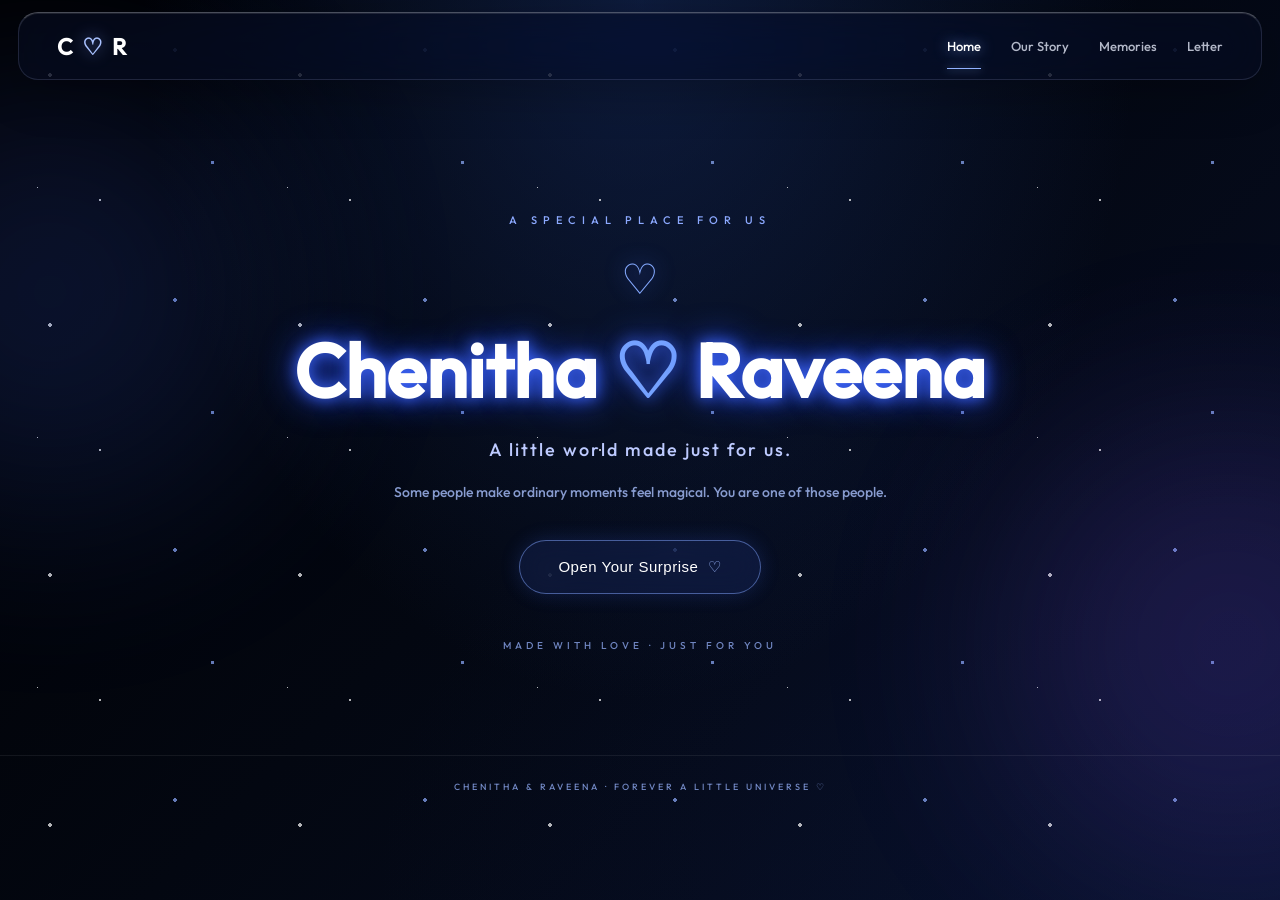
<file: lovely-surprise/index.html>
<!DOCTYPE html>
<html lang="en">
<head>
    <meta charset="UTF-8">
    <meta name="viewport" content="width=device-width, initial-scale=1.0">
    <meta name="theme-color" content="#000000">

    <title>Chenitha ♡ Raveena | Our Little Universe</title>

    <meta name="description" content="A little world made just for Chenitha and Raveena.">

    <link rel="stylesheet" href="css/style.css">
    <link rel="stylesheet" href="css/glass-theme.css">
</head>

<body>

    <div class="stars"></div>
    <div class="ambient ambient-one"></div>
    <div class="ambient ambient-two"></div>

    <nav class="site-nav">

        <a href="index.html" class="logo">C <span>♡</span> R</a>

        <div class="nav-links">
            <a href="index.html" class="active">Home</a>
            <a href="pages/story.html">Our Story</a>
            <a href="pages/memories.html">Memories</a>
            <a href="pages/letter.html">Letter</a>
        </div>

    </nav>

    <main class="welcome">

        <span class="small-title">
            A SPECIAL PLACE FOR US
        </span>

        <div class="heart-symbol">♡</div>

        <h1>
            Chenitha <span>♡</span> Raveena
        </h1>

        <p class="tagline">
            A little world made just for us.
        </p>

        <p class="description">
            Some people make ordinary moments feel magical.
            You are one of those people.
        </p>

        <button id="surpriseBtn" class="surprise-btn">
            Open Your Surprise <span>♡</span>
        </button>

        <section id="message" class="message-card hidden">

            <span class="message-heart">♥</span>

            <h2>Hey Raveena ❤️</h2>

            <p>
                I made this little world just for you.
                Every moment with you is special,
                and every memory is something I want to keep forever.
            </p>

            <a href="pages/story.html" class="story-button">
                Discover Our Story →
            </a>

        </section>

        <div class="bottom-note">
            MADE WITH LOVE · JUST FOR YOU
        </div>

    </main>

    <div id="heartContainer"></div>

    <footer class="home-footer">
        CHENITHA & RAVEENA · FOREVER A LITTLE UNIVERSE ♡
    </footer>

    <script src="js/script.js"></script>

</body>
</html>
</file>
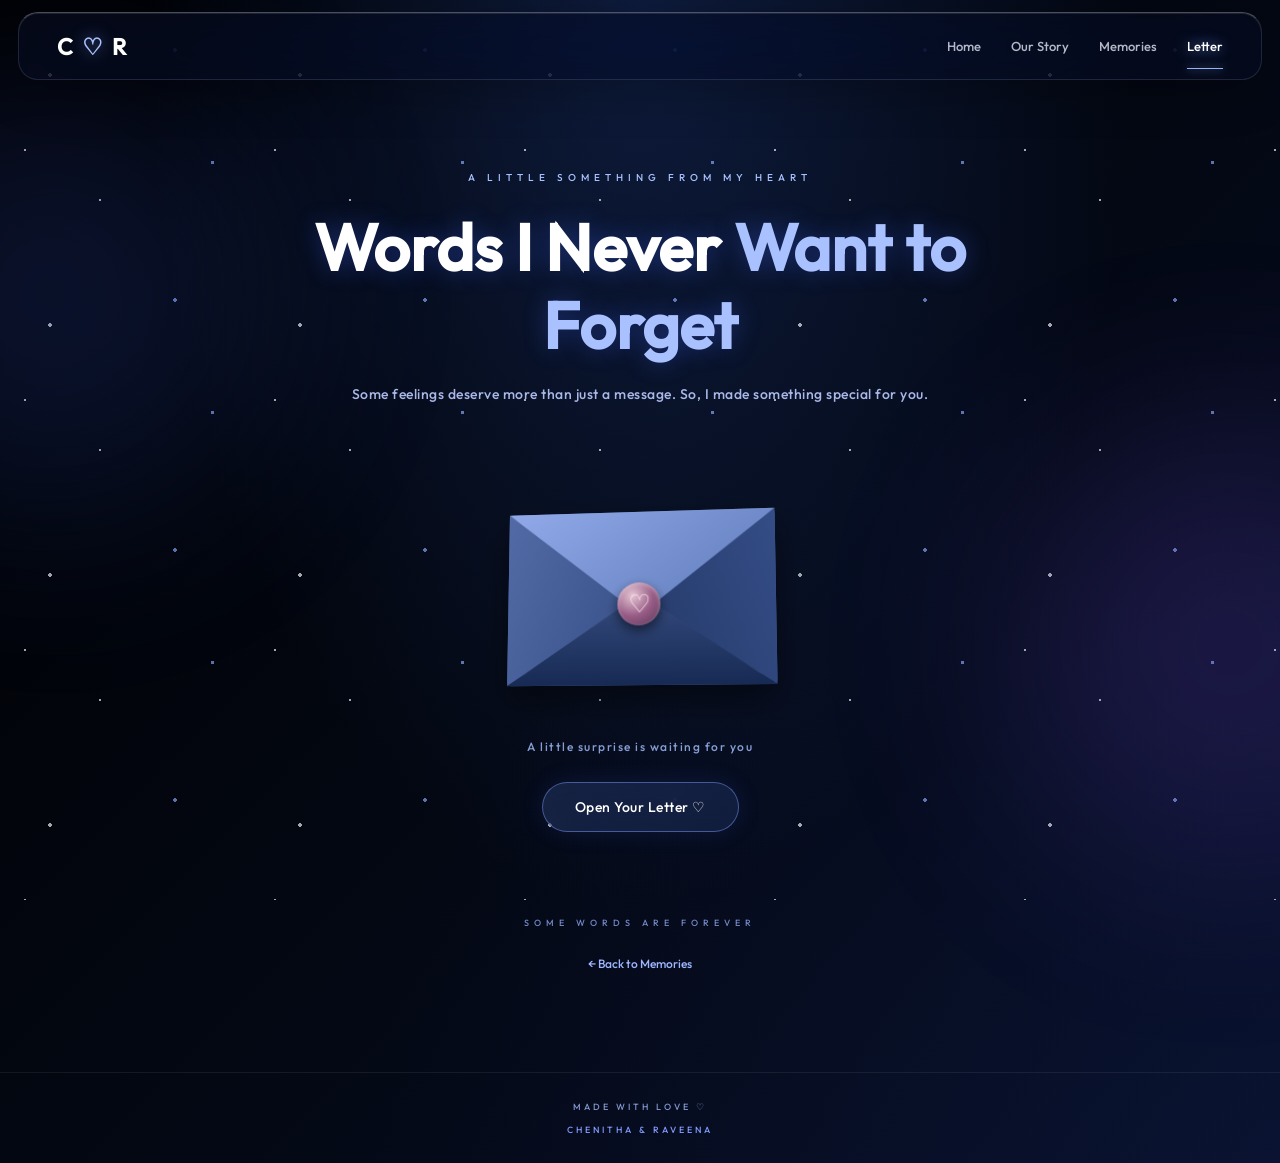
<file: lovely-surprise/pages/letter.html>
<!DOCTYPE html>
<html lang="en">

<head>
    <meta charset="UTF-8">
    <meta name="viewport" content="width=device-width, initial-scale=1.0">
    <meta name="theme-color" content="#000000">

    <title>A Letter For You | Chenitha ♡ Raveena</title>

    <meta name="description" content="A special letter made with love for Raveena.">

    <!-- Original Letter CSS -->
    <link rel="stylesheet" href="../css/letter.css">

    <!-- Universal Liquid Glass Theme -->
    <link rel="stylesheet" href="../css/glass-theme.css">

</head>

<body>

    <!-- Animated Background -->
    <div class="stars"></div>
    <div class="ambient ambient-one"></div>
    <div class="ambient ambient-two"></div>

    <!-- Liquid Glass Navigation -->
    <nav class="site-nav">

        <a href="../index.html" class="logo">
            C <span>♡</span> R
        </a>

        <div class="nav-links">

            <a href="../index.html">Home</a>

            <a href="story.html">Our Story</a>

            <a href="memories.html">Memories</a>

            <a href="letter.html" class="active">Letter</a>

        </div>

    </nav>

    <!-- Main Content -->
    <main class="main-container">

        <!-- Introduction -->
        <div class="intro">

            <span class="eyebrow">
                A LITTLE SOMETHING FROM MY HEART
            </span>

            <h1>
                Words I Never <span>Want to Forget</span>
            </h1>

            <p>
                Some feelings deserve more than just a message.
                So, I made something special for you.
            </p>

        </div>

        <!-- Envelope Experience -->
        <section class="experience">

            <div class="envelope-scene">

                <div class="envelope" id="envelope">

                    <div class="envelope-back"></div>

                    <div class="letter-inside">

                        <div class="mini-paper">

                            <span>
                                FOR MY FAVOURITE PERSON
                            </span>

                            <div>♡</div>

                        </div>

                    </div>

                    <div class="envelope-left"></div>

                    <div class="envelope-right"></div>

                    <div class="envelope-bottom"></div>

                    <div class="envelope-flap"></div>

                    <div class="wax-seal">
                        <span>♡</span>
                    </div>

                </div>

            </div>

            <!-- Instruction -->
            <div class="instruction" id="instruction">
                A little surprise is waiting for you
            </div>

            <!-- Open Button -->
            <button class="open-button" id="openButton">
                Open Your Letter ♡
            </button>

        </section>

        <!-- Letter Popup -->
        <section
            class="letter-overlay"
            id="letterOverlay"
            aria-hidden="true"
        >

            <div class="letter-card">

                <div class="paper-decoration"></div>

                <div class="paper-content">

                    <!-- Paper Header -->
                    <div class="paper-top">

                        <span>
                            A LETTER FROM MY HEART
                        </span>

                        <span class="paper-heart">♡</span>

                    </div>

                    <div class="date-line">
                        A SPECIAL NOTE FOR YOU
                    </div>

                    <!-- Letter -->
                    <h2>Dear Raveena,</h2>

                    <div class="letter-body" id="letterBody">

                        <p>
                            I don't always know how to express everything
                            I feel, but I want you to know how special
                            you are to me.
                        </p>

                        <p>
                            You make ordinary moments feel beautiful.
                            Even the smallest things become memories
                            worth keeping when they involve you.
                        </p>

                        <p>
                            I may not be perfect, and I may not always
                            find the right words, but one thing is certain:
                            you mean so much to me.
                        </p>

                        <p>
                            Thank you for being someone who makes my
                            world a little brighter. I hope we continue
                            creating beautiful memories together.
                        </p>

                        <p class="final-message">
                            No matter how many pages I write,
                            there will always be more to say. ♡
                        </p>

                    </div>

                    <!-- Signature -->
                    <div class="signature">

                        <span>With all my love,</span>

                        <strong>Chenitha ♡</strong>

                    </div>

                    <!-- Paper Footer -->
                    <div class="paper-footer">

                        <span>MADE WITH LOVE</span>

                        <span>♡</span>

                    </div>

                </div>

                <!-- Close Button -->
                <button class="close-button" id="closeButton">
                    Close Letter ✕
                </button>

            </div>

        </section>

        <!-- Bottom Note -->
        <div class="bottom-note">
            SOME WORDS ARE FOREVER
        </div>

        <!-- Back Link -->
        <a href="memories.html" class="back-link">
            ← Back to Memories
        </a>

    </main>

    <!-- Footer -->
    <footer>

        MADE WITH LOVE ♡

        <span>CHENITHA & RAVEENA</span>

    </footer>

    <!-- Letter JavaScript -->
    <script src="../js/letter.js"></script>

</body>
</html>
</file>
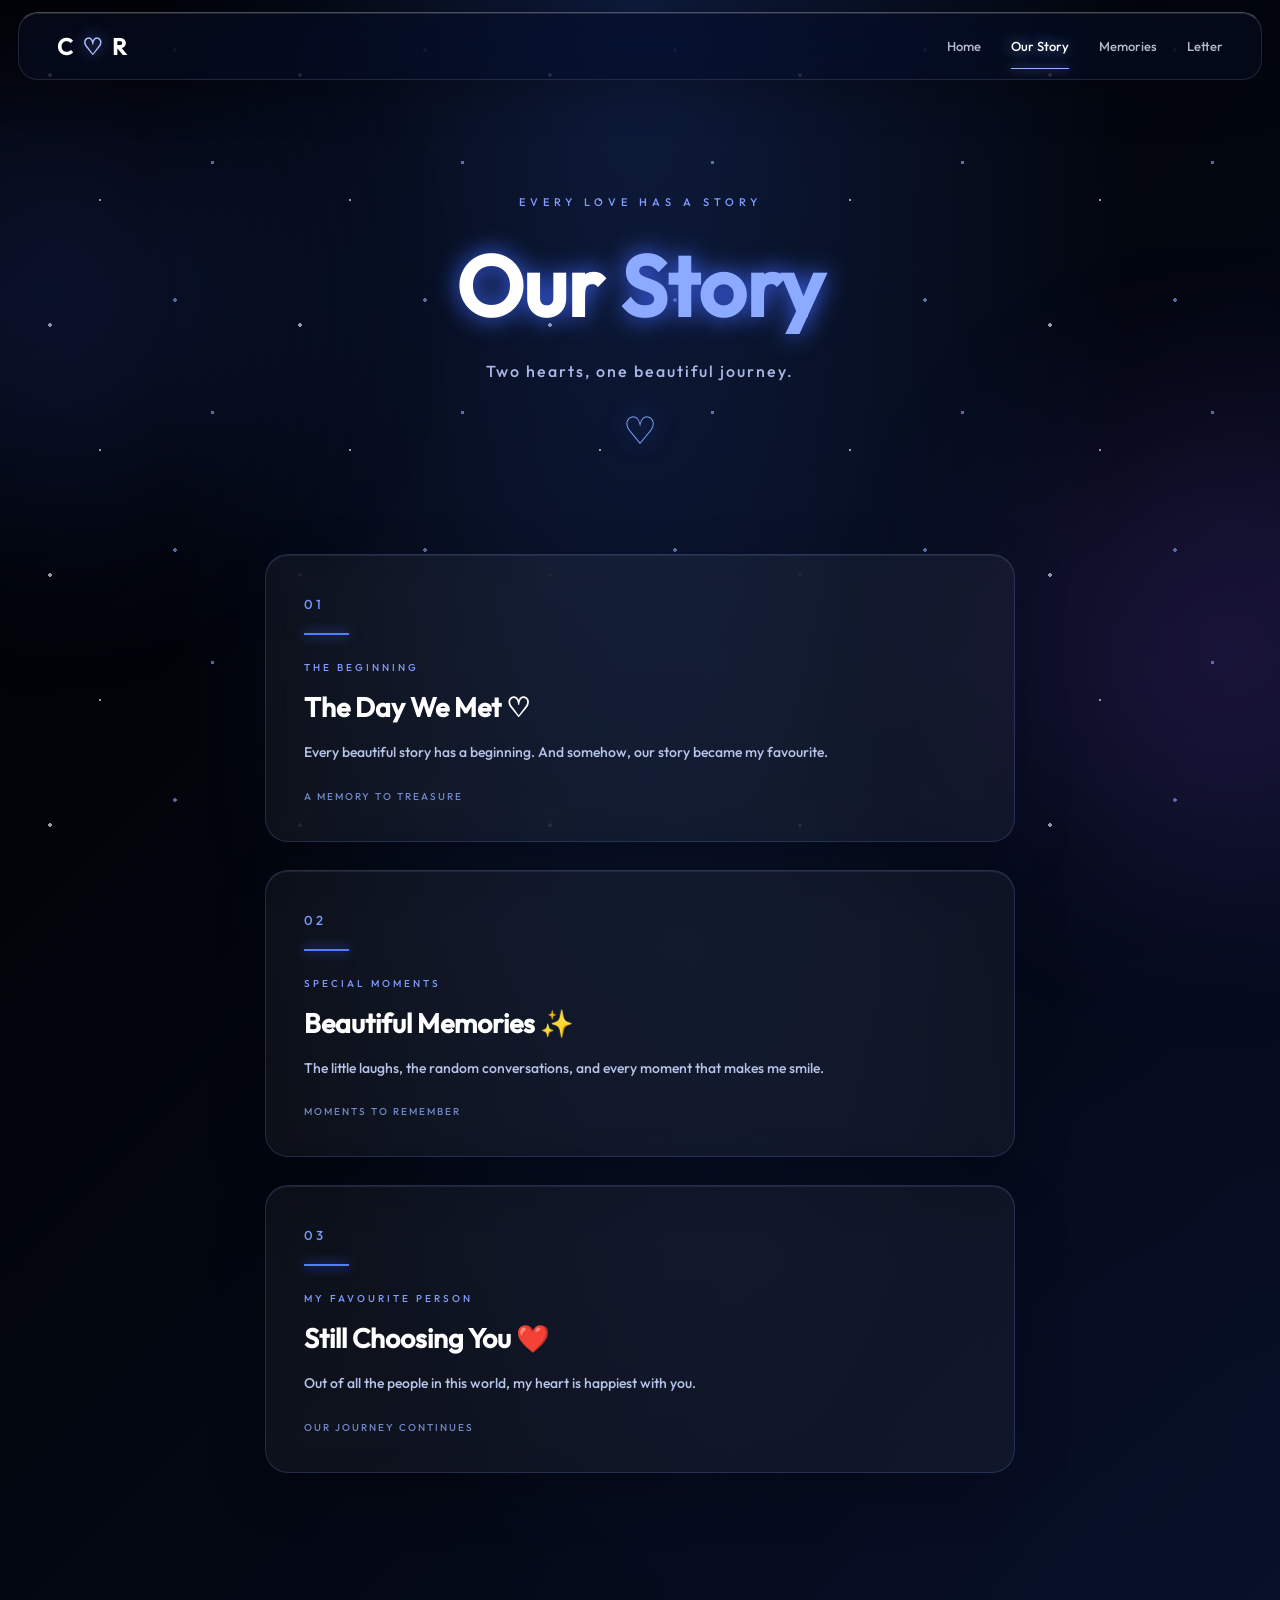
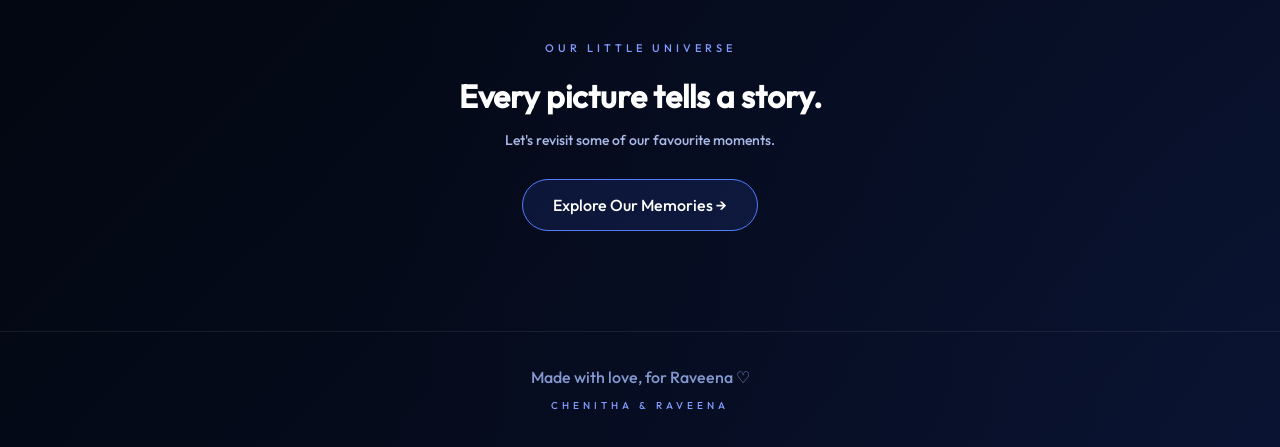
<file: lovely-surprise/pages/story.html>
<!DOCTYPE html>
<html lang="en">

<head>
    <meta charset="UTF-8">
    <meta name="viewport" content="width=device-width, initial-scale=1.0">
    <meta name="theme-color" content="#000000">

    <title>Our Story | Chenitha & Raveena</title>

    <meta name="description" content="Every love has a story. Discover the beautiful journey of Chenitha and Raveena.">

    <!-- Original Story Styles -->
    <link rel="stylesheet" href="../css/story.css">

    <!-- Universal Liquid Glass Theme -->
    <link rel="stylesheet" href="../css/glass-theme.css">

</head>

<body>

    <!-- Animated Background -->
    <div class="stars"></div>
    <div class="ambient ambient-one"></div>
    <div class="ambient ambient-two"></div>

    <!-- Liquid Glass Navigation -->
    <nav class="site-nav">

        <a href="../index.html" class="logo">
            C <span>♡</span> R
        </a>

        <div class="nav-links">

            <a href="../index.html">Home</a>

            <a href="story.html" class="active">Our Story</a>

            <a href="memories.html">Memories</a>

            <a href="letter.html">Letter</a>

        </div>

    </nav>

    <!-- Hero Section -->
    <header class="hero">

        <span class="eyebrow">
            EVERY LOVE HAS A STORY
        </span>

        <h1>
            Our <span>Story</span>
        </h1>

        <p>
            Two hearts, one beautiful journey.
        </p>

        <div class="hero-heart">♡</div>

    </header>

    <main>

        <!-- Story Timeline -->
        <section class="timeline">

            <!-- Moment 01 -->
            <article class="moment">

                <span class="number">01</span>

                <div class="moment-line"></div>

                <span class="moment-label">
                    THE BEGINNING
                </span>

                <h2>The Day We Met ♡</h2>

                <p>
                    Every beautiful story has a beginning.
                    And somehow, our story became my favourite.
                </p>

                <span class="moment-date">
                    A MEMORY TO TREASURE
                </span>

            </article>

            <!-- Moment 02 -->
            <article class="moment">

                <span class="number">02</span>

                <div class="moment-line"></div>

                <span class="moment-label">
                    SPECIAL MOMENTS
                </span>

                <h2>Beautiful Memories ✨</h2>

                <p>
                    The little laughs, the random conversations,
                    and every moment that makes me smile.
                </p>

                <span class="moment-date">
                    MOMENTS TO REMEMBER
                </span>

            </article>

            <!-- Moment 03 -->
            <article class="moment">

                <span class="number">03</span>

                <div class="moment-line"></div>

                <span class="moment-label">
                    MY FAVOURITE PERSON
                </span>

                <h2>Still Choosing You ❤️</h2>

                <p>
                    Out of all the people in this world,
                    my heart is happiest with you.
                </p>

                <span class="moment-date">
                    OUR JOURNEY CONTINUES
                </span>

            </article>

        </section>

        <!-- Next Section -->
        <section class="story-next">

            <span>OUR LITTLE UNIVERSE</span>

            <h2>Every picture tells a story.</h2>

            <p>
                Let's revisit some of our favourite moments.
            </p>

            <a href="memories.html">
                Explore Our Memories →
            </a>

        </section>

    </main>

    <!-- Footer -->
    <footer>

        <p>Made with love, for Raveena ♡</p>

        <span>CHENITHA & RAVEENA</span>

    </footer>

</body>
</html>
</file>
<file: lovely-surprise/css/style.css>
/* =====================================
   CHENITHA & RAVEENA
   HOME PAGE STYLES
===================================== */

@font-face {
    font-family: 'Outfit';
    src: url('../fonts/Outfit-Medium.ttf') format('truetype');
    font-weight: 500;
    font-style: normal;
    font-display: swap;
}

* {
    margin: 0;
    padding: 0;
    box-sizing: border-box;
}

html {
    scroll-behavior: smooth;
}

body {
    min-height: 100vh;
    overflow-x: hidden;
    background:
        radial-gradient(ellipse at 50% 45%, #101d49 0%, #080d23 45%, #03050f 100%);
    color: #ffffff;
    font-family: 'Outfit', sans-serif;
    display: flex;
    flex-direction: column;
    align-items: center;
    position: relative;
}

/* =====================================
   BACKGROUND EFFECTS
===================================== */

.stars {
    position: fixed;
    inset: 0;
    z-index: 0;
    pointer-events: none;
    opacity: 0.7;

    background-image:
        radial-gradient(2px 2px at 20% 30%, white 99%, transparent),
        radial-gradient(2px 2px at 70% 20%, #8daaff 99%, transparent),
        radial-gradient(1px 1px at 40% 80%, white 99%, transparent),
        radial-gradient(2px 2px at 85% 65%, #8daaff 99%, transparent),
        radial-gradient(1px 1px at 15% 75%, white 99%, transparent);

    background-size: 250px 250px;
    animation: starMove 45s linear infinite;
}

.ambient {
    position: fixed;
    width: 350px;
    height: 350px;
    border-radius: 50%;
    filter: blur(110px);
    opacity: 0.18;
    pointer-events: none;
    z-index: 0;
}

.ambient-one {
    background: #315dff;
    top: 15%;
    left: -150px;
}

.ambient-two {
    background: #713dff;
    bottom: 5%;
    right: -150px;
}

/* =====================================
   NAVIGATION
===================================== */

.site-nav {
    position: relative;
    z-index: 20;
    width: 100%;
    padding: 22px 7%;

    display: flex;
    justify-content: space-between;
    align-items: center;

    background: rgba(5, 8, 22, 0.45);
    border-bottom: 1px solid rgba(255,255,255,0.08);
    backdrop-filter: blur(18px);
    -webkit-backdrop-filter: blur(18px);
}

.logo {
    color: white;
    text-decoration: none;
    font-size: 23px;
    font-weight: 700;
    letter-spacing: 2px;
}

.logo span {
    color: #83aaff;
    text-shadow: 0 0 15px #4169ff;
}

.nav-links {
    display: flex;
    align-items: center;
    gap: 32px;
}

.nav-links a {
    color: #b9c8f5;
    text-decoration: none;
    font-size: 13px;
    transition: 0.3s ease;
}

.nav-links a:hover,
.nav-links a.active {
    color: #ffffff;
    text-shadow: 0 0 15px #4169ff;
}

/* =====================================
   WELCOME SECTION
===================================== */

.welcome {
    position: relative;
    z-index: 2;

    width: 90%;
    max-width: 850px;

    min-height: 75vh;
    padding: 80px 20px 50px;

    display: flex;
    flex-direction: column;
    align-items: center;
    justify-content: center;

    text-align: center;
    animation: welcomeIn 1.5s ease forwards;
}

.small-title {
    display: block;
    color: #8ca9ff;
    font-size: 11px;
    letter-spacing: 6px;
    margin-bottom: 25px;
}

.heart-symbol {
    font-size: 42px;
    color: #85aaff;
    margin-bottom: 18px;
    text-shadow: 0 0 20px #4169ff;
    animation: heartBeat 2s infinite;
}

.welcome h1 {
    font-size: clamp(36px, 7vw, 75px);
    font-weight: 700;
    color: white;
    margin-bottom: 20px;

    text-shadow:
        0 0 15px #4169ff,
        0 0 35px #244cff;
}

.welcome h1 span {
    color: #75a2ff;
    animation: heartGlow 2s infinite alternate;
}

.tagline {
    color: #bdcaff;
    font-size: clamp(14px, 2vw, 18px);
    letter-spacing: 2px;
    margin-bottom: 18px;
}

.description {
    max-width: 520px;
    color: #879bcf;
    font-size: 14px;
    line-height: 1.9;
    margin-bottom: 35px;
}

/* =====================================
   SURPRISE BUTTON
===================================== */

.surprise-btn {
    padding: 17px 38px;

    border: 1px solid rgba(130,165,255,0.5);
    border-radius: 50px;

    background: rgba(65,105,255,0.12);
    color: white;

    font-size: 15px;
    letter-spacing: 0.5px;

    cursor: pointer;

    backdrop-filter: blur(15px);
    -webkit-backdrop-filter: blur(15px);

    box-shadow: 0 0 20px rgba(65,105,255,0.2);

    transition: 0.4s ease;
}

.surprise-btn span {
    color: #9dbaff;
    margin-left: 5px;
}

.surprise-btn:hover {
    background: rgba(65,105,255,0.35);
    box-shadow:
        0 0 20px #4169ff,
        0 0 45px #244cff;

    transform: translateY(-5px);
}

/* =====================================
   SURPRISE MESSAGE
===================================== */

.message-card {
    width: 100%;
    max-width: 500px;

    margin-top: 35px;
    padding: 35px 30px;

    border: 1px solid rgba(120,160,255,0.3);
    border-radius: 25px;

    background: rgba(255,255,255,0.06);

    backdrop-filter: blur(20px);
    -webkit-backdrop-filter: blur(20px);

    box-shadow: 0 0 35px rgba(65,105,255,0.2);

    animation: messageIn 1s ease forwards;
}

.message-heart {
    display: block;
    color: #8eb0ff;
    font-size: 35px;
    margin-bottom: 12px;
    text-shadow: 0 0 20px #4169ff;
}

.message-card h2 {
    color: #a9c1ff;
    font-size: 29px;
    margin-bottom: 15px;
}

.message-card p {
    color: #d5ddff;
    font-size: 14px;
    line-height: 1.9;
}

/* Story Button */

.story-button {
    display: inline-block;
    margin-top: 25px;
    padding: 13px 25px;

    border: 1px solid #557cff;
    border-radius: 40px;

    color: white;
    text-decoration: none;
    font-size: 13px;

    background: #4169ff20;
    transition: 0.3s ease;
}

.story-button:hover {
    background: #4169ff;
    box-shadow: 0 0 25px #4169ff;
}

/* Hidden */

.hidden {
    display: none;
}

/* =====================================
   FLOATING HEARTS
===================================== */

.floating-heart {
    position: fixed;
    bottom: -40px;

    color: #86aaff;
    font-size: 25px;

    pointer-events: none;
    z-index: 30;

    text-shadow: 0 0 15px #4169ff;

    animation: floatHeart 5s ease-in forwards;
}

/* =====================================
   FOOTER
===================================== */

.bottom-note {
    color: #6f85c0;
    font-size: 10px;
    letter-spacing: 4px;
    margin-top: 45px;
}

.home-footer {
    position: relative;
    z-index: 2;

    width: 100%;
    text-align: center;

    padding: 25px 15px;

    border-top: 1px solid rgba(255,255,255,0.07);

    color: #7288c4;
    font-size: 9px;
    letter-spacing: 3px;
}

/* =====================================
   ANIMATIONS
===================================== */

@keyframes starMove {
    from {
        transform: translateY(0);
    }

    to {
        transform: translateY(-250px);
    }
}

@keyframes welcomeIn {
    from {
        opacity: 0;
        transform: translateY(30px);
    }

    to {
        opacity: 1;
        transform: translateY(0);
    }
}

@keyframes heartBeat {
    0%, 100% {
        transform: scale(1);
    }

    50% {
        transform: scale(1.2);
    }
}

@keyframes heartGlow {
    from {
        text-shadow: 0 0 8px #4169ff;
    }

    to {
        text-shadow:
            0 0 25px #75a2ff,
            0 0 45px #4169ff;
    }
}

@keyframes messageIn {
    from {
        opacity: 0;
        transform: translateY(25px) scale(0.95);
    }

    to {
        opacity: 1;
        transform: translateY(0) scale(1);
    }
}

@keyframes floatHeart {
    0% {
        opacity: 0;
        transform: translateY(0) rotate(0deg);
    }

    15% {
        opacity: 1;
    }

    100% {
        opacity: 0;
        transform: translateY(-110vh) rotate(35deg);
    }
}

/* =====================================
   MOBILE RESPONSIVE
===================================== */

@media (max-width: 600px) {

    .site-nav {
        padding: 18px 5%;
    }

    .logo {
        font-size: 19px;
    }

    .nav-links {
        gap: 13px;
    }

    .nav-links a {
        font-size: 11px;
    }

    .welcome {
        min-height: 78vh;
        padding: 60px 12px 40px;
    }

    .small-title {
        font-size: 9px;
        letter-spacing: 4px;
    }

    .description {
        font-size: 13px;
    }

    .surprise-btn {
        padding: 15px 27px;
        font-size: 13px;
    }

    .message-card {
        padding: 25px 20px;
    }

    .message-card h2 {
        font-size: 24px;
    }

    .bottom-note {
        font-size: 8px;
        letter-spacing: 2px;
    }

    .home-footer {
        font-size: 8px;
        letter-spacing: 2px;
    }
}

/* Reduced motion accessibility */

@media (prefers-reduced-motion: reduce) {
    *,
    *::before,
    *::after {
        animation-duration: 0.01ms !important;
        animation-iteration-count: 1 !important;
        scroll-behavior: auto !important;
    }
}
</file>
<file: lovely-surprise/css/glass-theme.css>
/* ==========================================
   LOVELY SURPRISE - UNIVERSAL GLASS THEME
   PURE BLACK + MIDNIGHT NAVY
========================================== */

:root {
    --glass-white: rgba(255,255,255,0.045);
    --glass-border: rgba(255,255,255,0.15);
    --glass-highlight: rgba(255,255,255,0.25);
    --nav-text: rgba(235,240,255,0.76);
    --nav-active: #ffffff;
    --nav-glow: #91b2ff;
}

html {
    min-height: 100%;
    scroll-behavior: smooth;
}

body {
    min-height: 100vh;
    overflow-x: hidden;

    background:
        radial-gradient(
            ellipse at 50% 0%,
            rgba(26,52,115,0.48),
            transparent 55%
        ),
        radial-gradient(
            ellipse at 100% 100%,
            rgba(14,30,76,0.28),
            transparent 50%
        ),
        linear-gradient(
            135deg,
            #000000 0%,
            #030711 48%,
            #080f27 100%
        ) !important;

    background-attachment: fixed;
    color: white;
}

/* UNIVERSAL LIQUID GLASS NAVBAR */

.site-nav {
    position: sticky;
    top: 12px;
    z-index: 9999;

    width: calc(100% - 48px);
    max-width: 1500px;

    margin: 12px auto 0;
    padding: 18px 35px;

    display: flex;
    justify-content: space-between;
    align-items: center;

    background: var(--glass-white) !important;

    backdrop-filter: blur(35px) saturate(190%);
    -webkit-backdrop-filter: blur(35px) saturate(190%);

    border: 1px solid var(--glass-border);
    border-top-color: var(--glass-highlight);

    border-radius: 18px;

    box-shadow:
        0 8px 35px rgba(0,0,0,0.28),
        inset 0 1px 1px rgba(255,255,255,0.16),
        inset 0 -1px 1px rgba(255,255,255,0.04);

    transition:
        background .4s ease,
        border-color .4s ease,
        box-shadow .4s ease;
}

.site-nav:hover {
    background: rgba(255,255,255,0.075) !important;

    border-color: rgba(255,255,255,0.24);

    box-shadow:
        0 12px 45px rgba(0,0,0,0.35),
        inset 0 1px 2px rgba(255,255,255,0.2);
}

/* LOGO */

.site-nav .logo {
    color: #ffffff;
    text-decoration: none;
    font-size: 23px;
    font-weight: 700;
    letter-spacing: 2px;
    transition: .3s ease;
}

.site-nav .logo span {
    color: #a9c2ff;
    text-shadow: 0 0 15px rgba(130,165,255,.8);
}

.site-nav .logo:hover {
    text-shadow: 0 0 20px rgba(130,165,255,.6);
}

/* NAVIGATION */

.site-nav .nav-links {
    display: flex;
    align-items: center;
    gap: 30px;
}

.site-nav .nav-links a {
    position: relative;
    color: var(--nav-text);
    text-decoration: none;
    font-size: 13px;
    transition: .35s ease;
}

/* ANIMATED UNDERLINE */

.site-nav .nav-links a::after {
    content: "";
    position: absolute;
    left: 0;
    bottom: -7px;

    width: 0;
    height: 1px;

    background: var(--nav-glow);
    box-shadow: 0 0 10px var(--nav-glow);

    transition: width .35s ease;
}

.site-nav .nav-links a:hover::after,
.site-nav .nav-links a.active::after {
    width: 100%;
}

.site-nav .nav-links a:hover,
.site-nav .nav-links a.active {
    color: var(--nav-active);
    text-shadow: 0 0 14px rgba(140,175,255,.8);
}

/* SELECTION */

::selection {
    background: rgba(100,140,255,.35);
    color: white;
}

/* SCROLLBAR */

::-webkit-scrollbar {
    width: 7px;
}

::-webkit-scrollbar-track {
    background: #030711;
}

::-webkit-scrollbar-thumb {
    background: linear-gradient(#526da9,#17294f);
    border-radius: 20px;
}

::-webkit-scrollbar-thumb:hover {
    background: #91b2ff;
}

/* MOBILE */

@media(max-width:650px) {

    .site-nav {
        width: calc(100% - 24px);
        padding: 15px 17px;
        border-radius: 15px;
    }

    .site-nav .logo {
        font-size: 18px;
    }

    .site-nav .nav-links {
        gap: 13px;
    }

    .site-nav .nav-links a {
        font-size: 10px;
    }
}

@media(max-width:380px) {

    .site-nav {
        padding: 13px 11px;
    }

    .site-nav .logo {
        font-size: 15px;
    }

    .site-nav .nav-links {
        gap: 9px;
    }

    .site-nav .nav-links a {
        font-size: 9px;
    }
}

@media(prefers-reduced-motion:reduce) {
    .site-nav,
    .site-nav * {
        transition: none !important;
    }
}


/* ==========================================
   PREMIUM FINISH — SHARED ACROSS ALL PAGES
========================================== */

.ambient {
    position: fixed;
    width: min(38vw, 440px);
    height: min(38vw, 440px);
    border-radius: 50%;
    filter: blur(110px);
    opacity: .16;
    pointer-events: none;
    z-index: 0;
    animation: ambientFloat 18s ease-in-out infinite alternate;
}

.ambient-one {
    background: #426dff;
    top: 8%;
    left: -170px;
}

.ambient-two {
    background: #8a55ff;
    right: -170px;
    bottom: 4%;
    animation-delay: -8s;
}

.stars {
    mix-blend-mode: screen;
}

.site-nav {
    position: sticky;
    top: 12px;
    width: calc(100% - 36px);
    max-width: 1420px;
    margin: 12px auto 0;
    padding: 17px clamp(18px, 3vw, 38px);
    border-radius: 20px;
    background: rgba(8, 13, 31, .58) !important;
    border: 1px solid rgba(190, 207, 255, .15);
    border-top-color: rgba(255, 255, 255, .28);
    backdrop-filter: blur(30px) saturate(175%);
    -webkit-backdrop-filter: blur(30px) saturate(175%);
    box-shadow: 0 14px 45px rgba(0, 0, 0, .24),
                inset 0 1px 0 rgba(255, 255, 255, .10);
}

.site-nav .nav-links a {
    padding: 8px 0;
}

.site-nav .nav-links a:focus-visible,
.site-nav .logo:focus-visible,
button:focus-visible,
a:focus-visible {
    outline: 2px solid #a9c2ff;
    outline-offset: 5px;
    border-radius: 5px;
}

.photo-card,
.moment,
.message-card,
.letter-card {
    box-shadow: 0 18px 55px rgba(0, 0, 0, .24),
                inset 0 1px 0 rgba(255, 255, 255, .08);
}

@keyframes ambientFloat {
    from { transform: translate3d(0, -12px, 0) scale(.94); }
    to { transform: translate3d(35px, 28px, 0) scale(1.08); }
}

@media (max-width: 650px) {
    .site-nav {
        width: calc(100% - 22px);
        padding: 14px 15px;
        border-radius: 16px;
        gap: 12px;
    }

    .site-nav .nav-links {
        gap: clamp(9px, 2.5vw, 16px);
        flex-wrap: wrap;
        justify-content: flex-end;
    }

    .site-nav .nav-links a {
        font-size: clamp(9px, 2.5vw, 11px);
    }

    .ambient {
        width: 260px;
        height: 260px;
        filter: blur(85px);
    }
}

@media (prefers-reduced-motion: reduce) {
    .ambient {
        animation: none !important;
    }
}
</file>
<file: lovely-surprise/css/letter.css>
@import url('https://fonts.googleapis.com/css2?family=Great+Vibes&display=swap');

@font-face {
    font-family: 'Outfit';
    src: url('../fonts/Outfit-Medium.ttf') format('truetype');
    font-weight: 500;
    font-style: normal;
    font-display: swap;
}

:root {
    --blue: #779cff;
    --light-blue: #a9c2ff;
    --dark: #050816;
    --paper: #f3eddf;
    --ink: #29365a;
}

* {
    margin: 0;
    padding: 0;
    box-sizing: border-box;
}

html {
    scroll-behavior: smooth;
}

body {
    min-height: 100vh;
    overflow-x: hidden;
    background:
        radial-gradient(ellipse at 50% 35%, #172957 0%, #080e24 48%, #03050f 100%);
    color: white;
    font-family: 'Outfit', sans-serif;
}

/* BACKGROUND */

.stars {
    position: fixed;
    inset: 0;
    z-index: 0;
    pointer-events: none;
    opacity: .65;

    background-image:
        radial-gradient(2px 2px at 20% 30%, white 99%, transparent),
        radial-gradient(2px 2px at 70% 20%, #8daaff 99%, transparent),
        radial-gradient(1px 1px at 40% 80%, white 99%, transparent),
        radial-gradient(2px 2px at 85% 65%, #8daaff 99%, transparent),
        radial-gradient(1px 1px at 10% 60%, white 99%, transparent);

    background-size: 250px 250px;
    animation: starMove 55s linear infinite;
}

.ambient {
    position: fixed;
    width: 350px;
    height: 350px;
    border-radius: 50%;
    filter: blur(110px);
    opacity: .18;
    pointer-events: none;
    z-index: 0;
}

.ambient-one {
    background: #315dff;
    top: 20%;
    left: -180px;
}

.ambient-two {
    background: #713dff;
    bottom: 5%;
    right: -180px;
}

/* NAVIGATION */

.site-nav {
    position: relative;
    z-index: 20;
    width: 100%;
    padding: 22px 7%;
    display: flex;
    justify-content: space-between;
    align-items: center;
    background: rgba(5, 8, 22, .65);
    border-bottom: 1px solid rgba(255,255,255,.08);
    backdrop-filter: blur(18px);
}

.logo {
    color: white;
    text-decoration: none;
    font-size: 23px;
    font-weight: 700;
    letter-spacing: 2px;
}

.logo span {
    color: var(--light-blue);
    text-shadow: 0 0 15px var(--blue);
}

.nav-links {
    display: flex;
    gap: 30px;
}

.nav-links a {
    color: #b9c8f5;
    text-decoration: none;
    font-size: 13px;
    transition: .3s;
}

.nav-links a:hover,
.nav-links a.active {
    color: white;
    text-shadow: 0 0 15px var(--blue);
}

/* MAIN */

.main-container {
    position: relative;
    z-index: 2;
    width: 100%;
    text-align: center;
    padding: 85px 20px 100px;
}

.intro {
    max-width: 750px;
    margin: 0 auto;
    animation: fadeUp 1s ease both;
}

.eyebrow {
    color: var(--light-blue);
    font-size: 10px;
    letter-spacing: 5px;
}

.intro h1 {
    font-size: clamp(35px, 6vw, 65px);
    line-height: 1.2;
    margin: 23px 0 18px;
    text-shadow: 0 0 25px #4169ff55;
}

.intro h1 span {
    color: var(--light-blue);
}

.intro p {
    color: #aab8e8;
    font-size: 14px;
    letter-spacing: .5px;
    line-height: 1.8;
}

/* 3D ENVELOPE */

.experience {
    position: relative;
    margin: 60px auto 0;
    display: flex;
    flex-direction: column;
    align-items: center;
}

.envelope-scene {
    width: 310px;
    height: 260px;
    position: relative;
    perspective: 1100px;
    display: flex;
    align-items: center;
    justify-content: center;
}

.envelope {
    position: relative;
    width: 270px;
    height: 175px;
    transform-style: preserve-3d;
    transform: rotateX(8deg) rotateY(-8deg);
    transition: transform .6s ease;
    cursor: pointer;
}

.envelope-scene:hover .envelope {
    transform: rotateX(4deg) rotateY(8deg) translateY(-8px);
}

.envelope-back {
    position: absolute;
    inset: 0;
    background: linear-gradient(135deg, #243969, #101d40);
    border: 1px solid #8daaff55;
    border-radius: 5px;
    box-shadow:
        inset 0 0 30px #0005,
        0 15px 35px #0007;
}

.letter-inside {
    position: absolute;
    z-index: 2;
    left: 13px;
    top: 5px;
    width: 244px;
    height: 160px;
    overflow: hidden;
    background: #e9e2d4;
    transition: transform 1s cubic-bezier(.2,.8,.2,1);
}

.mini-paper {
    height: 100%;
    padding-top: 25px;
    color: #52628b;
    font-size: 9px;
    letter-spacing: 2px;
}

.mini-paper div {
    margin-top: 20px;
    font-size: 35px;
    color: #617dbb;
}

.envelope-left,
.envelope-right,
.envelope-bottom {
    position: absolute;
    inset: 0;
    z-index: 4;
    pointer-events: none;
}

.envelope-left {
    background: linear-gradient(110deg, #526ba6, #243b70);
    clip-path: polygon(0 0, 50% 52%, 0 100%);
}

.envelope-right {
    background: linear-gradient(250deg, #344d86, #1a2c55);
    clip-path: polygon(100% 0, 50% 52%, 100% 100%);
}

.envelope-bottom {
    background: linear-gradient(0deg, #172a54, #526ba6);
    clip-path: polygon(0 100%, 50% 48%, 100% 100%);
}

.envelope-flap {
    position: absolute;
    inset: 0;
    z-index: 6;
    background: linear-gradient(145deg, #91a9e8, #526fae);
    clip-path: polygon(0 0, 100% 0, 50% 60%);
    transform-origin: top center;
    transform: rotateX(0deg);
    backface-visibility: visible;
    transition: transform 1s cubic-bezier(.2,.7,.2,1);
}

.wax-seal {
    position: absolute;
    z-index: 8;
    top: 54%;
    left: 50%;
    width: 43px;
    height: 43px;
    transform: translate(-50%, -50%) translateZ(8px);
    border-radius: 50%;
    display: grid;
    place-items: center;
    background: radial-gradient(circle at 35% 30%, #e5c5d3, #985c86 50%, #543454);
    color: #fff0f7;
    font-size: 25px;
    box-shadow: 0 5px 12px #0008, inset 0 2px 4px #fff6;
    transition: .6s;
}

.envelope-shadow {
    position: absolute;
    width: 240px;
    height: 25px;
    bottom: 12px;
    background: #0009;
    filter: blur(18px);
    border-radius: 50%;
    z-index: -1;
    transition: .8s;
}

/* OPEN STATE */

.envelope.open {
    transform: rotateX(0deg) rotateY(0deg) translateY(15px);
}

.envelope.open .envelope-flap {
    transform: rotateX(180deg);
}

.envelope.open .letter-inside {
    transform: translateY(-115px) translateZ(12px);
}

.envelope.open .wax-seal {
    opacity: 0;
    transform: translate(-50%, -50%) scale(1.8) rotate(35deg);
}

.envelope.open ~ .envelope-shadow {
    transform: scale(1.25);
    opacity: .6;
}

/* INSTRUCTIONS */

.instruction {
    margin-top: 12px;
    color: #879ed5;
    font-size: 12px;
    letter-spacing: 1.5px;
    transition: .3s;
}

/* BUTTON */

.open-button {
    display: inline-flex;
    align-items: center;
    gap: 12px;
    margin-top: 28px;
    padding: 15px 32px;
    border: 1px solid #829cff77;
    border-radius: 50px;
    color: white;
    background: linear-gradient(135deg, #4566b744, #273e7a55);
    font-family: inherit;
    font-size: 14px;
    letter-spacing: .5px;
    cursor: pointer;
    backdrop-filter: blur(12px);
    box-shadow: 0 0 25px #4169ff22;
    transition: .35s;
}

.open-button:hover {
    transform: translateY(-4px);
    background: #4169ff55;
    box-shadow: 0 0 30px #4169ff77;
}

.button-heart {
    color: #a9c2ff;
    font-size: 20px;
}

/* LETTER OVERLAY */

.letter-overlay {
    position: fixed;
    inset: 0;
    z-index: 100;
    display: flex;
    align-items: center;
    justify-content: center;
    padding: 25px;
    background: rgba(2, 5, 17, .88);
    backdrop-filter: blur(18px);
    opacity: 0;
    visibility: hidden;
    transition: opacity .7s, visibility .7s;
    overflow-y: auto;
}

.letter-overlay.show {
    opacity: 1;
    visibility: visible;
}

.letter-card {
    position: relative;
    width: 100%;
    max-width: 660px;
    max-height: 90vh;
    overflow-y: auto;
    padding: 12px;
    background: #d6c9ad;
    border: 1px solid #f5e6c5;
    box-shadow: 0 30px 100px #000a, 0 0 45px #779cff22;
    transform: translateY(70px) scale(.9) rotateX(8deg);
    opacity: 0;
    transition: transform .9s cubic-bezier(.2,.8,.2,1), opacity .7s;
}

.letter-overlay.show .letter-card {
    transform: translateY(0) scale(1) rotateX(0);
    opacity: 1;
}

.paper-decoration {
    position: absolute;
    inset: 10px;
    border: 1px solid #b9a989;
    pointer-events: none;
}

.paper-content {
    position: relative;
    padding: 45px 48px 30px;
    color: var(--ink);
    text-align: left;
    background:
        linear-gradient(90deg, #d9ceb9 0, transparent 5%, transparent 95%, #d9ceb9 100%),
        var(--paper);
}

.paper-top {
    display: flex;
    justify-content: space-between;
    align-items: center;
    color: #7583a3;
    font-size: 9px;
    letter-spacing: 3px;
}

.paper-heart {
    color: #8d6584;
    font-size: 26px;
}

.date-line {
    margin-top: 45px;
    color: #8c8b9b;
    font-size: 9px;
    letter-spacing: 3px;
}

.paper-content h2 {
    margin: 15px 0 28px;
    color: #29365a;
    font-family: 'Great Vibes', cursive;
    font-size: 43px;
    font-weight: 400;
}

.letter-body p {
    margin-bottom: 20px;
    color: #46516d;
    font-size: 14px;
    line-height: 2;
    opacity: 0;
    transform: translateY(10px);
    transition: opacity .7s, transform .7s;
}

.letter-body p.visible {
    opacity: 1;
    transform: translateY(0);
}

.letter-body .final-message {
    color: #6b6484;
    font-style: italic;
}

.signature {
    margin-top: 32px;
    color: #687594;
    font-size: 12px;
}

.signature strong {
    display: block;
    margin-top: 7px;
    color: #3d4f7d;
    font-family: 'Great Vibes', cursive;
    font-size: 34px;
    font-weight: 400;
}

.paper-footer {
    display: flex;
    justify-content: space-between;
    margin-top: 45px;
    padding-top: 15px;
    border-top: 1px solid #c8bda8;
    color: #8993ad;
    font-size: 8px;
    letter-spacing: 3px;
}

.close-button {
    display: block;
    position: sticky;
    bottom: 0;
    margin: 12px auto 0;
    padding: 11px 25px;
    border: 1px solid #829cff77;
    border-radius: 30px;
    background: #18284f;
    color: white;
    font-family: inherit;
    cursor: pointer;
    transition: .3s;
}

.close-button:hover {
    background: #4169ff;
    box-shadow: 0 0 20px #4169ff66;
}

/* BOTTOM */

.bottom-note {
    margin-top: 85px;
    color: #7289c7;
    font-size: 9px;
    letter-spacing: 5px;
}

.back-link {
    display: inline-block;
    margin-top: 28px;
    color: #9db6ff;
    text-decoration: none;
    font-size: 12px;
    transition: .3s;
}

.back-link:hover {
    color: white;
    transform: translateX(-5px);
}

footer {
    position: relative;
    z-index: 2;
    padding: 28px 15px;
    text-align: center;
    border-top: 1px solid #ffffff12;
    color: #8498d0;
    font-size: 9px;
    letter-spacing: 3px;
}

footer span {
    display: block;
    margin-top: 12px;
    color: #829cff;
}

/* ANIMATIONS */

@keyframes fadeUp {
    from {
        opacity: 0;
        transform: translateY(25px);
    }
    to {
        opacity: 1;
        transform: translateY(0);
    }
}

@keyframes starMove {
    from { transform: translateY(0); }
    to { transform: translateY(-250px); }
}

/* RESPONSIVE */

@media(max-width: 650px) {

    .site-nav {
        padding: 18px 5%;
    }

    .logo {
        font-size: 19px;
    }

    .nav-links {
        gap: 12px;
    }

    .nav-links a {
        font-size: 10px;
    }

    .main-container {
        padding: 65px 15px 75px;
    }

    .eyebrow {
        font-size: 8px;
        letter-spacing: 3px;
    }

    .intro p {
        font-size: 12px;
    }

    .envelope-scene {
        transform: scale(.88);
        margin: 15px 0;
    }

    .paper-content {
        padding: 35px 25px 25px;
    }

    .paper-content h2 {
        font-size: 36px;
    }

    .letter-body p {
        font-size: 13px;
    }

    .letter-overlay {
        padding: 12px;
    }

    .letter-card {
        max-height: 94vh;
    }

    .bottom-note {
        font-size: 8px;
        letter-spacing: 3px;
    }
}

@media(prefers-reduced-motion: reduce) {
    *, *::before, *::after {
        animation-duration: .01ms !important;
        animation-iteration-count: 1 !important;
        scroll-behavior: auto !important;
        transition-duration: .01ms !important;
    }
}
</file>
<file: lovely-surprise/css/story.css>
@font-face {
    font-family: 'Outfit';
    src: url('../fonts/Outfit-Medium.ttf') format('truetype');
    font-weight: 500;
    font-style: normal;
    font-display: swap;
}

* {
    margin: 0;
    padding: 0;
    box-sizing: border-box;
}

html {
    scroll-behavior: smooth;
}

body {
    min-height: 100vh;
    overflow-x: hidden;
    background: radial-gradient(ellipse at top, #101d49, #050816 70%);
    color: white;
    font-family: 'Outfit', sans-serif;
}

.stars {
    position: fixed;
    inset: 0;
    z-index: 0;
    pointer-events: none;
    opacity: .6;
    background-image:
        radial-gradient(2px 2px at 20% 30%, white 99%, transparent),
        radial-gradient(2px 2px at 70% 20%, #8daaff 99%, transparent),
        radial-gradient(1px 1px at 40% 80%, white 99%, transparent),
        radial-gradient(2px 2px at 85% 65%, #8daaff 99%, transparent);
    background-size: 250px 250px;
    animation: starsMove 45s linear infinite;
}

.site-nav {
    position: sticky;
    top: 0;
    z-index: 50;
    width: 100%;
    padding: 22px 7%;
    display: flex;
    justify-content: space-between;
    align-items: center;
    background: rgba(5, 8, 22, .75);
    border-bottom: 1px solid #ffffff12;
    backdrop-filter: blur(18px);
}

.logo {
    color: white;
    font-size: 23px;
    font-weight: bold;
    text-decoration: none;
    letter-spacing: 2px;
}

.nav-links {
    display: flex;
    gap: 30px;
}

.nav-links a {
    color: #b9c8f5;
    text-decoration: none;
    font-size: 13px;
    transition: .3s;
}

.nav-links a:hover,
.nav-links a.active {
    color: white;
    text-shadow: 0 0 15px #4169ff;
}

.hero {
    position: relative;
    z-index: 1;
    text-align: center;
    padding: 110px 20px 80px;
    animation: fadeUp 1.2s ease;
}

.eyebrow {
    color: #829cff;
    letter-spacing: 5px;
    font-size: 11px;
}

.hero h1 {
    font-size: clamp(48px, 8vw, 85px);
    margin: 22px 0;
    text-shadow: 0 0 25px #4169ff;
}

.hero h1 span {
    color: #8caaff;
}

.hero p {
    color: #aab8e8;
    letter-spacing: 2px;
}

.hero-heart {
    font-size: 38px;
    color: #83aaff;
    margin-top: 25px;
    text-shadow: 0 0 25px #4169ff;
    animation: heartBeat 2s infinite;
}

.timeline {
    position: relative;
    z-index: 1;
    width: 90%;
    max-width: 750px;
    margin: auto;
    padding: 20px 0 70px;
}

.moment {
    position: relative;
    padding: 38px;
    margin-bottom: 28px;
    overflow: hidden;
    background: rgba(255,255,255,.045);
    border: 1px solid rgba(120,150,255,.2);
    border-radius: 23px;
    backdrop-filter: blur(15px);
    transition: .4s ease;
    animation: fadeUp 1s ease both;
}

.moment:nth-child(2) {
    animation-delay: .2s;
}

.moment:nth-child(3) {
    animation-delay: .4s;
}

.moment:hover {
    transform: translateY(-6px);
    border-color: #557cff;
    box-shadow: 0 0 30px #4169ff35;
}

.number {
    color: #789aff;
    font-size: 13px;
    letter-spacing: 3px;
}

.moment-line {
    width: 45px;
    height: 2px;
    background: #557cff;
    margin: 20px 0;
    box-shadow: 0 0 12px #4169ff;
}

.moment-label {
    color: #829cff;
    font-size: 10px;
    letter-spacing: 3px;
}

.moment h2 {
    margin: 15px 0;
    font-size: 27px;
}

.moment p {
    color: #b7c4e9;
    line-height: 1.9;
    font-size: 14px;
}

.moment-date {
    display: block;
    color: #7189c9;
    margin-top: 24px;
    font-size: 10px;
    letter-spacing: 2px;
}

.story-next {
    position: relative;
    z-index: 1;
    text-align: center;
    padding: 65px 20px 100px;
}

.story-next span {
    color: #829cff;
    letter-spacing: 4px;
    font-size: 11px;
}

.story-next h2 {
    margin: 20px 0 15px;
    font-size: clamp(23px, 4vw, 32px);
}

.story-next p {
    color: #aab8e8;
    margin-bottom: 30px;
    font-size: 14px;
}

.story-next a {
    display: inline-block;
    padding: 15px 30px;
    border: 1px solid #557cff;
    border-radius: 40px;
    color: white;
    text-decoration: none;
    background: #4169ff20;
    transition: .3s;
}

.story-next a:hover {
    background: #4169ff;
    box-shadow: 0 0 25px #4169ff;
    transform: translateY(-4px);
}

footer {
    position: relative;
    z-index: 1;
    text-align: center;
    padding: 35px;
    border-top: 1px solid #ffffff15;
    color: #8498d0;
}

footer span {
    display: block;
    margin-top: 12px;
    color: #829cff;
    font-size: 10px;
    letter-spacing: 4px;
}

@keyframes starsMove {
    from { transform: translateY(0); }
    to { transform: translateY(-250px); }
}

@keyframes fadeUp {
    from {
        opacity: 0;
        transform: translateY(25px);
    }
    to {
        opacity: 1;
        transform: translateY(0);
    }
}

@keyframes heartBeat {
    0%, 100% { transform: scale(1); }
    50% { transform: scale(1.2); }
}

@media(max-width: 600px) {
    .site-nav {
        padding: 18px 5%;
    }

    .logo {
        font-size: 19px;
    }

    .nav-links {
        gap: 12px;
    }

    .nav-links a {
        font-size: 11px;
    }

    .hero {
        padding: 80px 15px 55px;
    }

    .eyebrow {
        letter-spacing: 3px;
        font-size: 9px;
    }

    .moment {
        padding: 25px;
    }

    .moment h2 {
        font-size: 23px;
    }

    .moment p {
        font-size: 13px;
    }

    .story-next {
        padding: 50px 15px 75px;
    }

    footer {
        padding: 28px 15px;
    }
}
</file>
